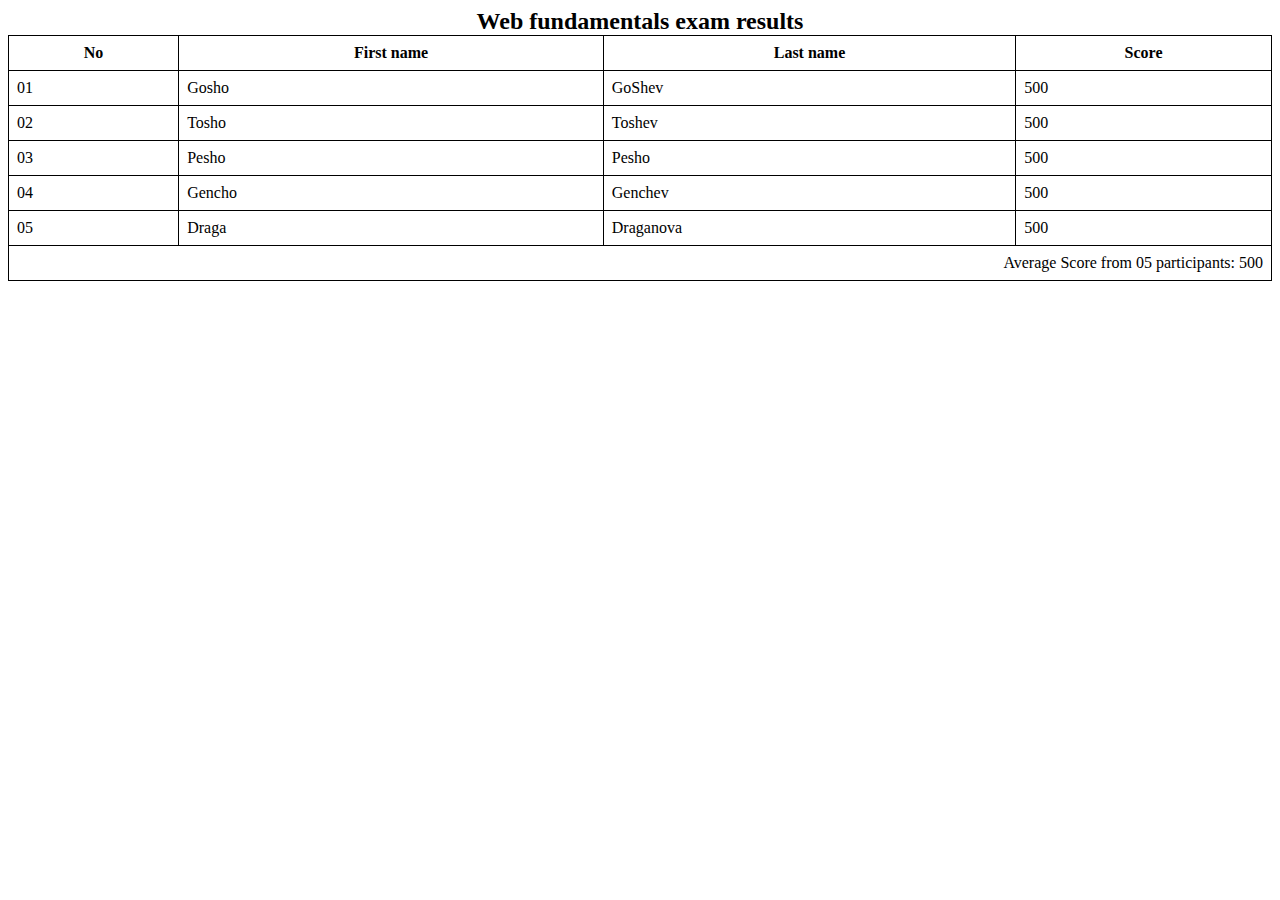
<file: antra-html-assignment2/index.html>
<!DOCTYPE html>
<html lang="en">
  <head>
    <meta charset="UTF-8" />
    <meta name="viewport" content="width=device-width, initial-scale=1.0" />
    <title>Document</title>
    <style>
      table {
        width: 100%;
        border-collapse: collapse;
      }
      th,
      td {
        border: 1px solid black;
        padding: 8px;
      }
      caption {
        font-weight: bold;
        font-size: x-large;
      }
      th {
        font-weight: bold;
      }
      tfoot {
        text-align: right;
      }
    </style>
  </head>
  <body>
    <table>
      <caption>
        Web fundamentals exam results
      </caption>
      <thead>
        <tr>
          <th>No</th>
          <th>First name</th>
          <th>Last name</th>
          <th>Score</th>
        </tr>
      </thead>
      <tbody>
        <tr>
          <td>01</td>
          <td>Gosho</td>
          <td>GoShev</td>
          <td>500</td>
        </tr>
        <tr>
          <td>02</td>
          <td>Tosho</td>
          <td>Toshev</td>
          <td>500</td>
        </tr>
        <tr>
          <td>03</td>
          <td>Pesho</td>
          <td>Pesho</td>
          <td>500</td>
        </tr>
        <tr>
          <td>04</td>
          <td>Gencho</td>
          <td>Genchev</td>
          <td>500</td>
        </tr>
        <tr>
          <td>05</td>
          <td>Draga</td>
          <td>Draganova</td>
          <td>500</td>
        </tr>
      </tbody>
      <tfoot>
        <tr>
          <td colspan="4">Average Score from 05 participants: 500</td>
        </tr>
      </tfoot>
    </table>
  </body>
</html>
</file>
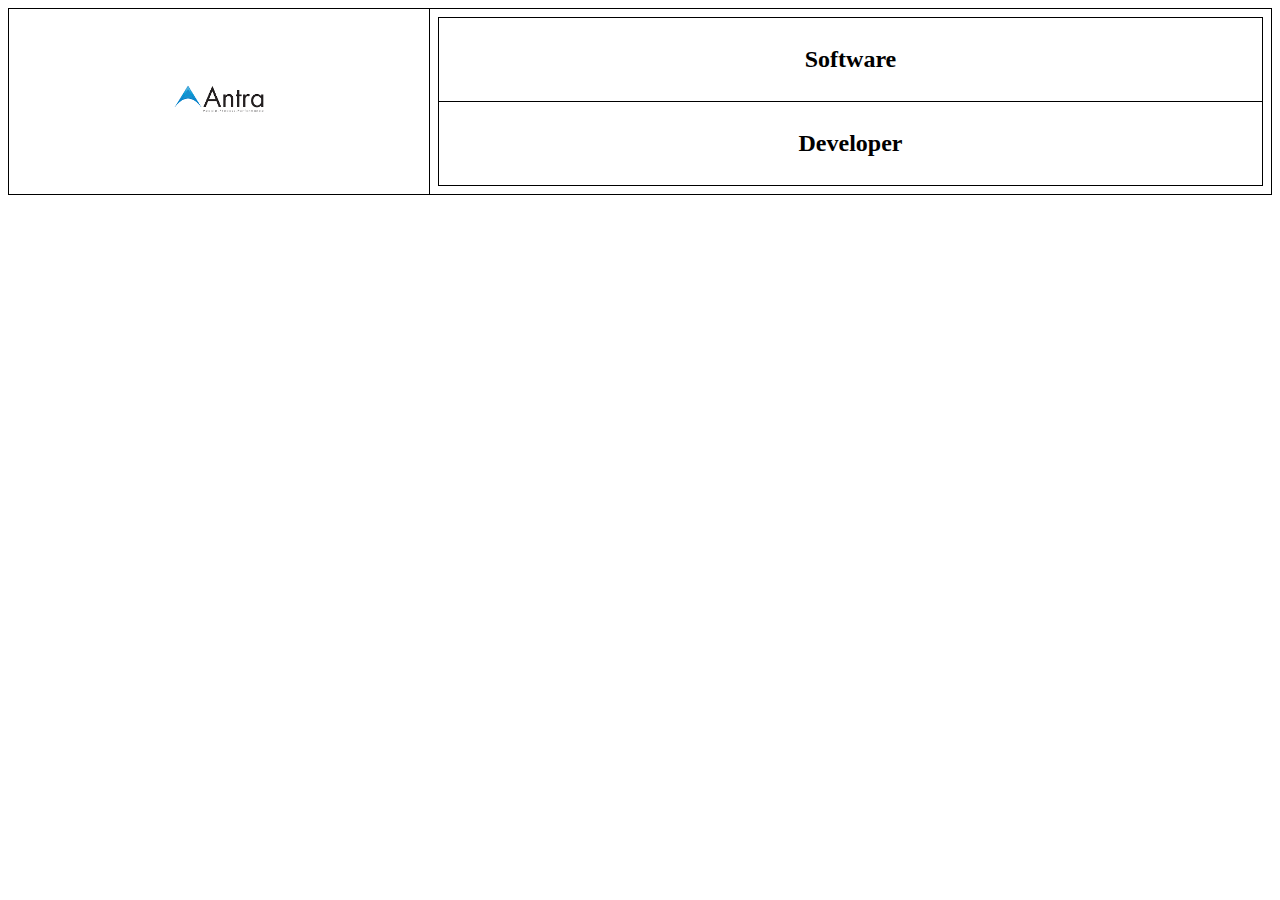
<file: antra-html-assignment3/index.html>
<!DOCTYPE html>
<html lang="en">
  <head>
    <meta charset="UTF-8" />
    <meta name="viewport" content="width=device-width, initial-scale=1.0" />
    <title>assignment 3</title>
  </head>
  <style>
    table {
      border-collapse: collapse;
      width: 100%;
    }
    th,
    td {
      border: 1px solid black;
      padding: 8px;
      text-align: center;
    }
    .left{
        width:33.3%
    }
    .right{
        width: 66.6%;
    }
  </style>
  <body>
    <table>
      <tr>
        <td class="left">
          <img src="antra_logo.png" style="width: 100px" alt="Antra log" />
        </td>
        <td class="right">
          <table>
            <tr>
              <td>
                <h2>Software</h3>
              </td>
            </tr>
            <tr>
              <td>
                <h2>Developer</h2>
              </td>
            </tr>
          </table>
        </td>
      </tr>
    </table>
  </body>
</html>
</file>
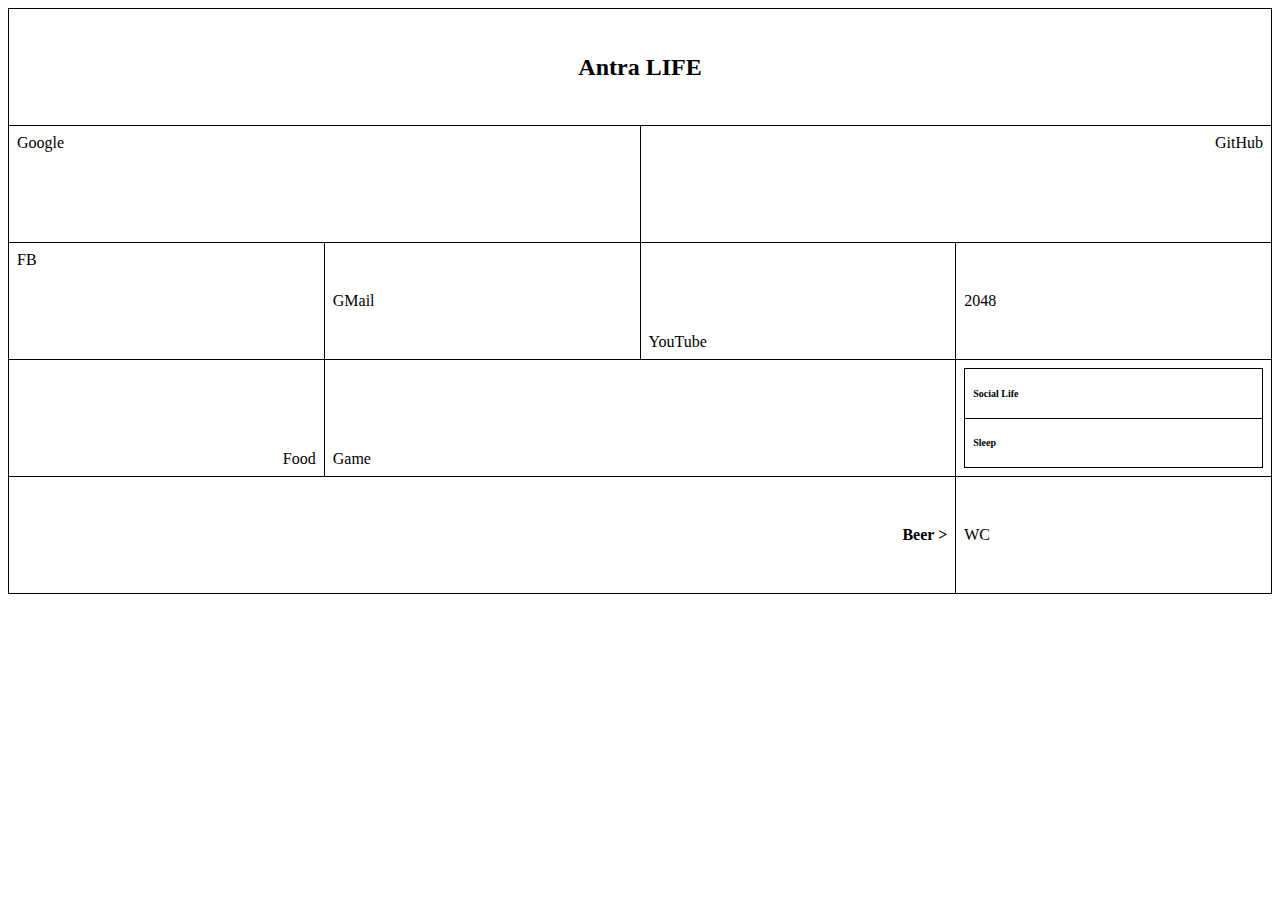
<file: antra-html-assignment4/index.html>
<!DOCTYPE html>
<html lang="en">
  <head>
    <meta charset="UTF-8" />
    <meta name="viewport" content="width=device-width, initial-scale=1.0" />
    <title>Assignment4</title>
  </head>
  <style>
    table {
      border-collapse: collapse;
      width: 100%;
      table-layout: fixed;
    }
    th,
    td {
      border: 1px solid black;
      padding: 8px;
      height: 100px;
    }
    .nested-table {
      width: 100%;
      height: 100%;
      table-layout: fixed;
    }
    .nested-table td {
      height: 50%;
    }
  </style>
  <body>
    <table>
      <tr>
        <td colspan="4">
          <h2 style="text-align: center">Antra LIFE</h2>
        </td>
      </tr>
      <tr>
        <td colspan="2" style="text-align: left; vertical-align: top">
          Google
        </td>
        <td colspan="2" style="text-align: right; vertical-align: top">
          GitHub
        </td>
      </tr>
      <tr>
        <td style="vertical-align: top">FB</td>
        <td style="text-align: left">GMail</td>
        <td style="vertical-align: bottom">YouTube</td>
        <td style="text-align: left">2048</td>
      </tr>
      <tr>
        <td style="text-align: right; vertical-align: bottom">Food</td>
        <td colspan="2" style="text-align: left; vertical-align: bottom">
          Game
        </td>
        <td>
          <table class="nested-table">
            <tr>
              <td style="font-weight: bold; font-size: x-small">Social Life</td>
            </tr>
            <tr>
              <td style="font-weight: bold; font-size: x-small">Sleep</td>
            </tr>
          </table>
        </td>
      </tr>
      <tr>
        <td colspan="3" style="text-align: right; font-weight: bold">Beer ></td>
        <td style="text-align: left">WC</td>
      </tr>
    </table>
  </body>
</html>
</file>
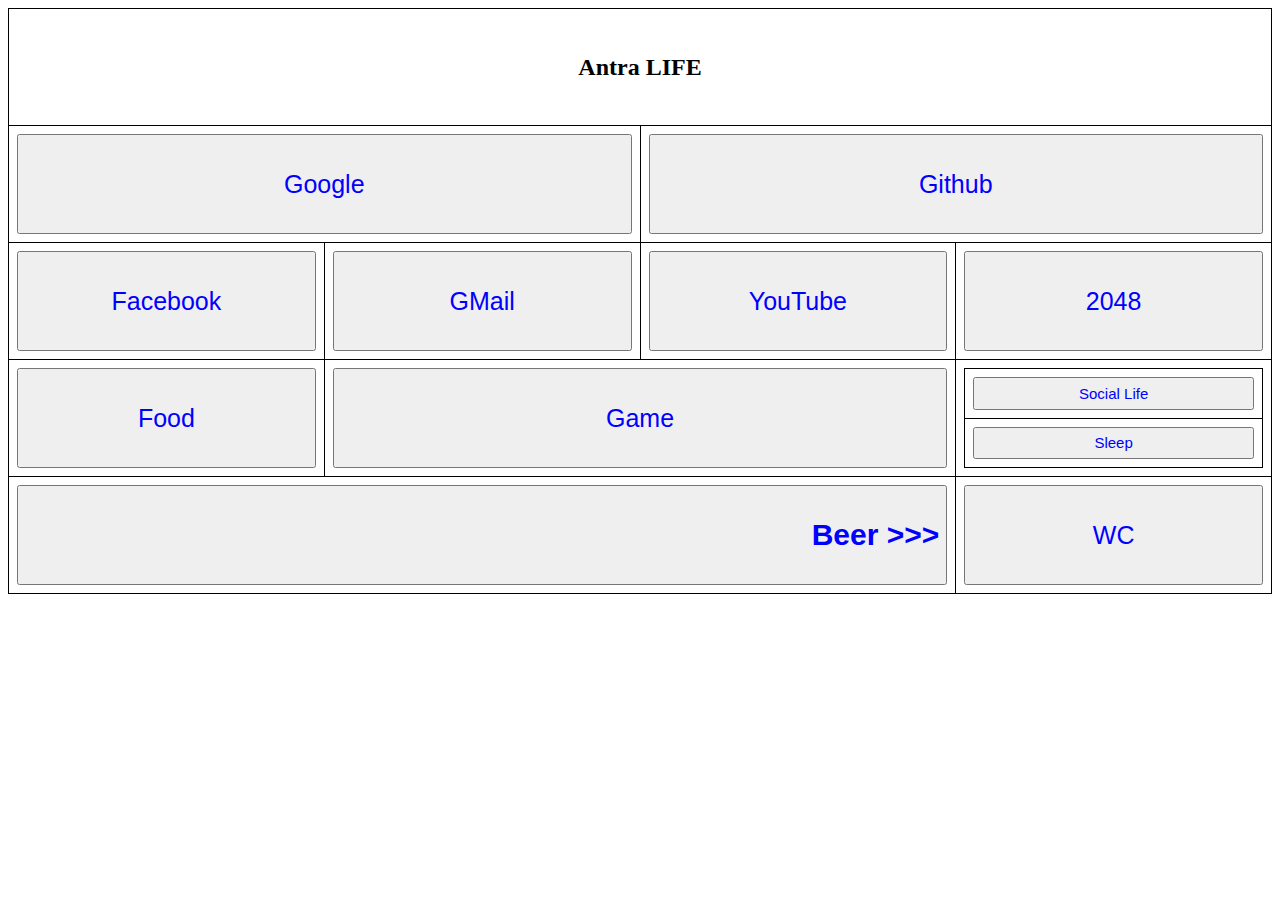
<file: antra-html-assignment5/index.html>
<!DOCTYPE html>
<html lang="en">
  <head>
    <meta charset="UTF-8" />
    <meta name="viewport" content="width=device-width, initial-scale=1.0" />
    <title>Assignment4</title>
  </head>
  <style>
    table {
      border-collapse: collapse;
      width: 100%;
      table-layout: fixed;
    }
    th,
    td {
      border: 1px solid black;
      padding: 8px;
      height: 100px;
    }
    .nested-table {
      width: 100%;
      height: 100%;
      table-layout: fixed;
    }
    .nested-table td {
      height: 50%;
    }
    button {
      width: 100%;
      height: 100%;
      color: blue;
    }
  </style>
  <body>
    <table>
      <tr>
        <td colspan="4">
          <h2 style="text-align: center">Antra LIFE</h2>
        </td>
      </tr>
      <tr>
        <td colspan="2">
          <button style="font-size: 25px">Google</button>
        </td>
        <td colspan="2" style="text-align: right; vertical-align: top">
          <button style="font-size: 25px">Github</button>
        </td>
      </tr>
      <tr>
        <td>
          <button style="font-size: 25px">Facebook</button>
        </td>
        <td>
          <button style="font-size: 25px">GMail</button>
        </td>
        <td>
          <button style="font-size: 25px">YouTube</button>
        </td>
        <td>
          <button style="font-size: 25px">2048</button>
        </td>
      </tr>
      <tr>
        <td>
          <button style="font-size: 25px">Food</button>
        </td>
        <td colspan="2">
          <button style="font-size: 25px">Game</button>
        </td>
        <td>
          <table class="nested-table">
            <tr>
              <td style="font-size: x-small">
                <button style="font-size: 15px">Social Life</button>
              </td>
            </tr>
            <tr>
              <td>
                <button style="font-size: 15px">Sleep</button>
              </td>
            </tr>
          </table>
        </td>
      </tr>
      <tr>
        <td colspan="3">
          <button style="text-align: right; font-weight: bold; font-size: 30px">
            Beer >>>
          </button>
        </td>
        <td>
          <button style="font-size: 25px">WC</button>
        </td>
      </tr>
    </table>
  </body>
</html>
</file>
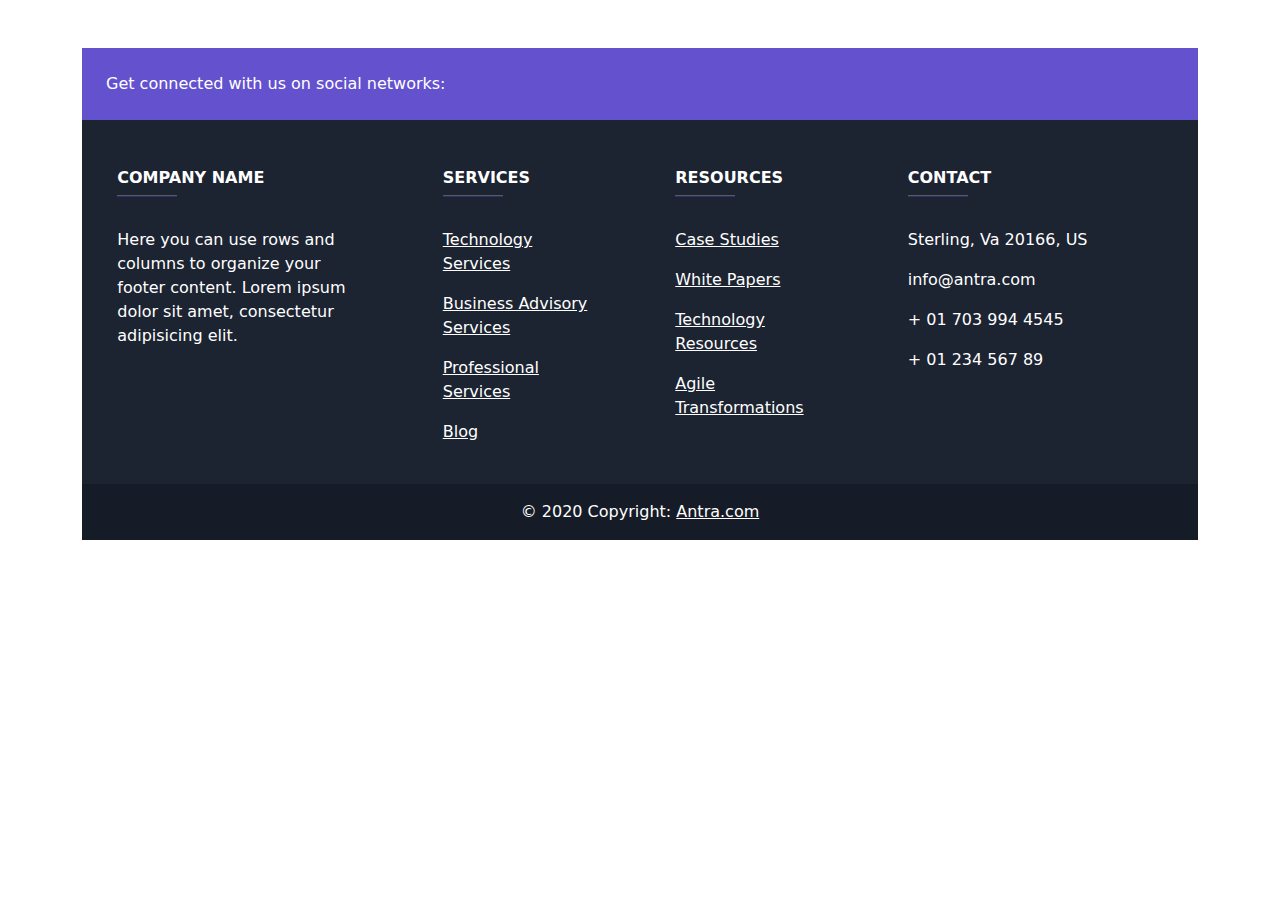
<file: antra-css-bootstrap-assignment/assignment2.html>
<!DOCTYPE html>
<html lang="en">
  <head>
    <meta charset="UTF-8" />
    <meta name="viewport" content="width=device-width, initial-scale=1.0" />
    <title>Document</title>
    <link
      href="https://cdn.jsdelivr.net/npm/bootstrap@5.3.3/dist/css/bootstrap.min.css"
      rel="stylesheet"
      integrity="sha384-QWTKZyjpPEjISv5WaRU9OFeRpok6YctnYmDr5pNlyT2bRjXh0JMhjY6hW+ALEwIH"
      crossorigin="anonymous"
    />
  </head>
  <body>
    <!-- Remove the container if you want to extend the Footer to full width. -->
    <div class="container my-5">
      <!-- Footer -->
      <footer
        class="text-center text-lg-start text-white"
        style="background-color: #1c2331"
      >
        <!-- Section: Social media -->
        <section
          class="d-flex justify-content-between p-4"
          style="background-color: #6351ce"
        >
          <!-- Left -->
          <div class="me-5">
            <span>Get connected with us on social networks:</span>
          </div>
          <!-- Left -->

          <!-- Right -->
          <div>
            <a href="" class="text-white me-4">
              <i class="fab fa-facebook-f"></i>
            </a>
            <a href="" class="text-white me-4">
              <i class="fab fa-twitter"></i>
            </a>
            <a href="" class="text-white me-4">
              <i class="fab fa-google"></i>
            </a>
            <a href="" class="text-white me-4">
              <i class="fab fa-instagram"></i>
            </a>
            <a href="" class="text-white me-4">
              <i class="fab fa-linkedin"></i>
            </a>
            <a href="" class="text-white me-4">
              <i class="fab fa-github"></i>
            </a>
          </div>
          <!-- Right -->
        </section>
        <!-- Section: Social media -->

        <!-- Section: Links  -->
        <section class="">
          <div class="container text-center text-md-start mt-5">
            <!-- Grid row -->
            <div class="row mt-3">
              <!-- Grid column -->
              <div class="col-md-3 col-lg-4 col-xl-3 mx-auto mb-4">
                <!-- Content -->
                <h6 class="text-uppercase fw-bold">Company name</h6>
                <hr
                  class="mb-4 mt-0 d-inline-block mx-auto"
                  style="width: 60px; background-color: #7c4dff; height: 2px"
                />
                <p>
                  Here you can use rows and columns to organize your footer
                  content. Lorem ipsum dolor sit amet, consectetur adipisicing
                  elit.
                </p>
              </div>
              <!-- Grid column -->

              <!-- Grid column -->
              <div class="col-md-2 col-lg-2 col-xl-2 mx-auto mb-4">
                <!-- Links -->
                <h6 class="text-uppercase fw-bold">Services</h6>
                <hr
                  class="mb-4 mt-0 d-inline-block mx-auto"
                  style="width: 60px; background-color: #7c4dff; height: 2px"
                />
                <p>
                  <a href="#!" class="text-white">Technology Services</a>
                </p>
                <p>
                  <a href="#!" class="text-white">Business Advisory Services</a>
                </p>
                <p>
                  <a href="#!" class="text-white">Professional Services</a>
                </p>
                <p>
                  <a href="#!" class="text-white">Blog</a>
                </p>
              </div>
              <!-- Grid column -->

              <!-- Grid column -->
              <div class="col-md-3 col-lg-2 col-xl-2 mx-auto mb-4">
                <!-- Links -->
                <h6 class="text-uppercase fw-bold">Resources</h6>
                <hr
                  class="mb-4 mt-0 d-inline-block mx-auto"
                  style="width: 60px; background-color: #7c4dff; height: 2px"
                />
                <p>
                  <a href="#!" class="text-white">Case Studies</a>
                </p>
                <p>
                  <a href="#!" class="text-white">White Papers</a>
                </p>
                <p>
                  <a href="#!" class="text-white">Technology Resources</a>
                </p>
                <p>
                  <a href="#!" class="text-white">Agile Transformations</a>
                </p>
              </div>
              <!-- Grid column -->

              <!-- Grid column -->
              <div class="col-md-4 col-lg-3 col-xl-3 mx-auto mb-md-0 mb-4">
                <!-- Links -->
                <h6 class="text-uppercase fw-bold">Contact</h6>
                <hr
                  class="mb-4 mt-0 d-inline-block mx-auto"
                  style="width: 60px; background-color: #7c4dff; height: 2px"
                />
                <p><i class="fas fa-home mr-3"></i> Sterling, Va 20166, US</p>
                <p><i class="fas fa-envelope mr-3"></i> info@antra.com</p>
                <p><i class="fas fa-phone mr-3"></i> + 01 703 994 4545</p>
                <p><i class="fas fa-print mr-3"></i> + 01 234 567 89</p>
              </div>
              <!-- Grid column -->
            </div>
            <!-- Grid row -->
          </div>
        </section>
        <!-- Section: Links  -->

        <!-- Copyright -->
        <div
          class="text-center p-3"
          style="background-color: rgba(0, 0, 0, 0.2)"
        >
          © 2020 Copyright:
          <a class="text-white" href="https://mdbootstrap.com/">Antra.com</a>
        </div>
        <!-- Copyright -->
      </footer>
      <!-- Footer -->
    </div>
    <!-- End of .container -->
    <script
      src="https://cdn.jsdelivr.net/npm/bootstrap@5.3.3/dist/js/bootstrap.bundle.min.js"
      integrity="sha384-YvpcrYf0tY3lHB60NNkmXc5s9fDVZLESaAA55NDzOxhy9GkcIdslK1eN7N6jIeHz"
      crossorigin="anonymous"
    ></script>
  </body>
</html>
</file>
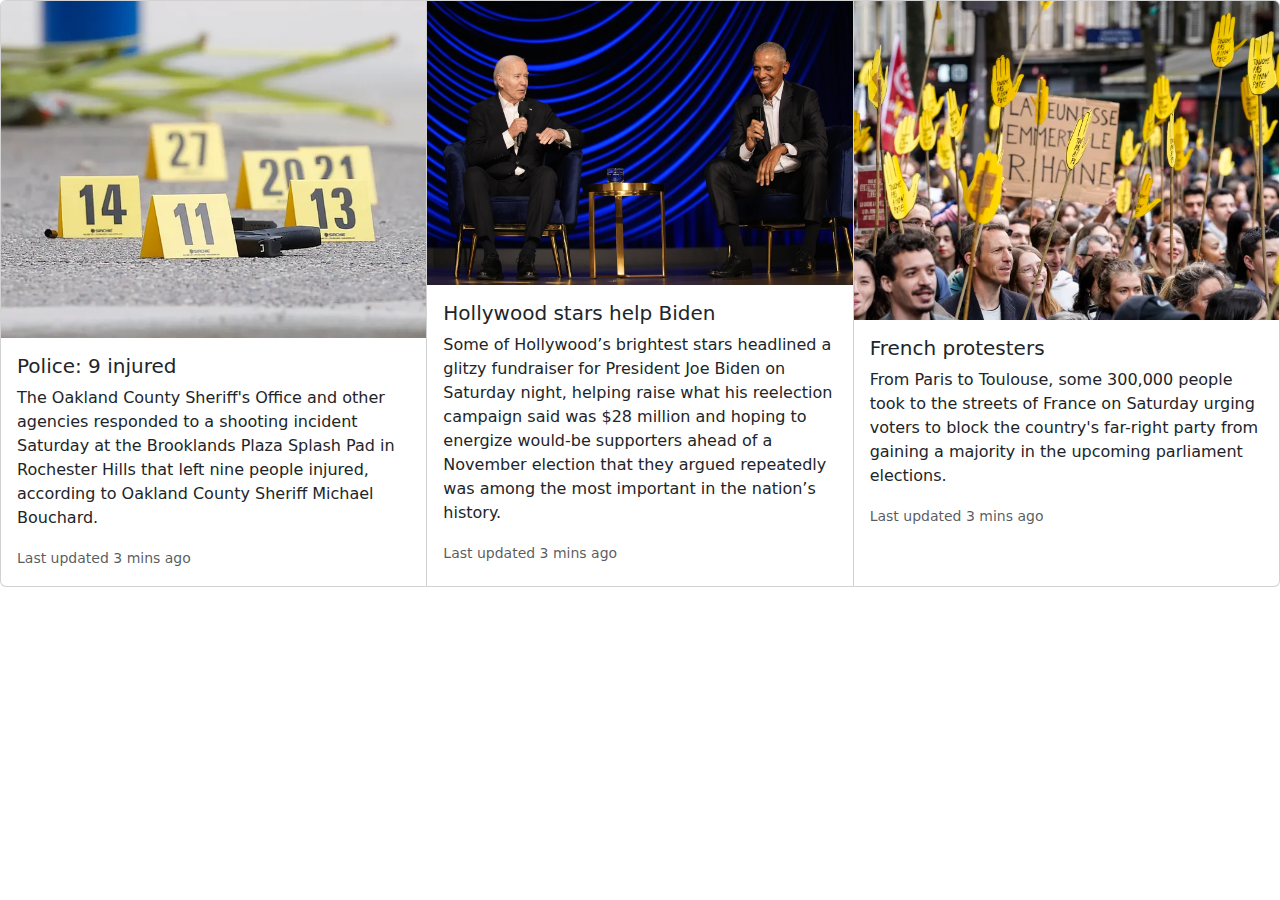
<file: antra-css-bootstrap-assignment/assignment3.html>
<!DOCTYPE html>
<html lang="en">
  <head>
    <meta charset="UTF-8" />
    <meta name="viewport" content="width=device-width, initial-scale=1.0" />
    <title>Document</title>
    <link
      href="https://cdn.jsdelivr.net/npm/bootstrap@5.3.3/dist/css/bootstrap.min.css"
      rel="stylesheet"
      integrity="sha384-QWTKZyjpPEjISv5WaRU9OFeRpok6YctnYmDr5pNlyT2bRjXh0JMhjY6hW+ALEwIH"
      crossorigin="anonymous"
    />
  </head>
  <body>
    <div class="card-group">
      <div class="card">
        <img src="new1.png" class="card-img-top" alt="..." />
        <div class="card-body">
          <h5 class="card-title">Police: 9 injured</h5>
          <p class="card-text">
            The Oakland County Sheriff's Office and other agencies responded to
            a shooting incident Saturday at the Brooklands Plaza Splash Pad in
            Rochester Hills that left nine people injured, according to Oakland
            County Sheriff Michael Bouchard.
          </p>
          <p class="card-text">
            <small class="text-body-secondary">Last updated 3 mins ago</small>
          </p>
        </div>
      </div>
      <div class="card">
        <img src="news2.png" class="card-img-top" alt="..." />
        <div class="card-body">
          <h5 class="card-title">Hollywood stars help Biden</h5>
          <p class="card-text">
            Some of Hollywood’s brightest stars headlined a glitzy fundraiser
            for President Joe Biden on Saturday night, helping raise what his
            reelection campaign said was $28 million and hoping to energize
            would-be supporters ahead of a November election that they argued
            repeatedly was among the most important in the nation’s history.
          </p>
          <p class="card-text">
            <small class="text-body-secondary">Last updated 3 mins ago</small>
          </p>
        </div>
      </div>
      <div class="card">
        <img src="news3.png" class="card-img-top" alt="..." />
        <div class="card-body">
          <h5 class="card-title">French protesters</h5>
          <p class="card-text">
            From Paris to Toulouse, some 300,000 people took to the streets of
            France on Saturday urging voters to block the country's far-right
            party from gaining a majority in the upcoming parliament elections.
          </p>
          <p class="card-text">
            <small class="text-body-secondary">Last updated 3 mins ago</small>
          </p>
        </div>
      </div>
    </div>
    <script
      src="https://cdn.jsdelivr.net/npm/bootstrap@5.3.3/dist/js/bootstrap.bundle.min.js"
      integrity="sha384-YvpcrYf0tY3lHB60NNkmXc5s9fDVZLESaAA55NDzOxhy9GkcIdslK1eN7N6jIeHz"
      crossorigin="anonymous"
    ></script>
  </body>
</html>
</file>
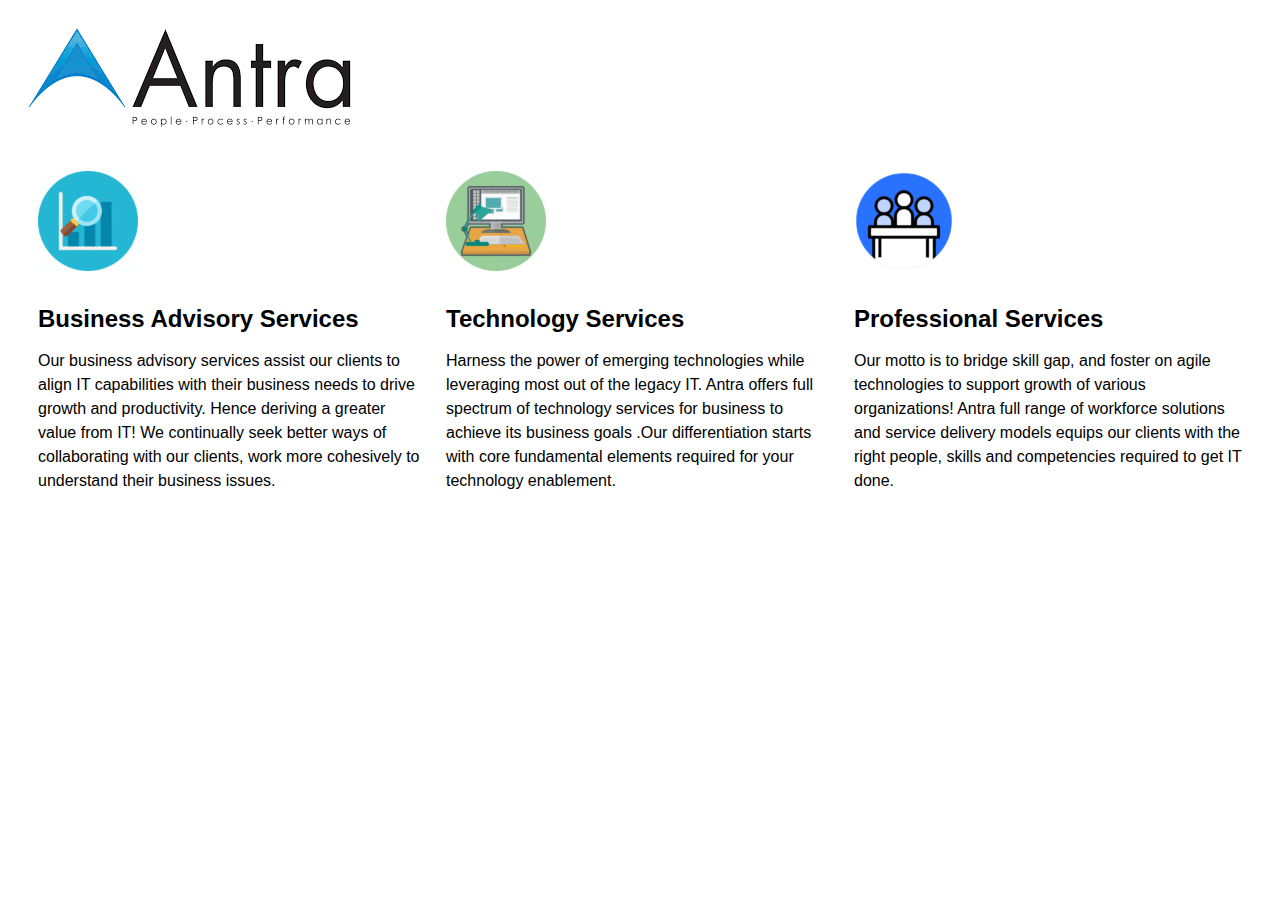
<file: antra-html-assignment1/antra-html-assignment1.html>
<!DOCTYPE html>
<html lang="en">
  <head>
    <meta charset="UTF-8" />
    <meta name="viewport" content="width=device-width, initial-scale=1.0" />
    <title>Assignment1</title>
    <link rel="stylesheet" href="style.css" />
  </head>
  <body>
    <img src="antra_logo.png" alt="antra-logo" />
    <br />
    <div class="container">
      <div class="service">
        <img src="business_logo.png" alt="Business Advisory Services" />
        <h2>Business Advisory Services</h2>
        <p>
          Our business advisory services assist our clients to align IT
          capabilities with their business needs to drive growth and
          productivity. Hence deriving a greater value from IT! We continually
          seek better ways of collaborating with our clients, work more
          cohesively to understand their business issues.
        </p>
      </div>
      <div class="service">
        <img src="technology_logo.png" alt="Technology Services" />
        <h2>Technology Services</h2>
        <p>
          Harness the power of emerging technologies while leveraging most out
          of the legacy IT. Antra offers full spectrum of technology services
          for business to achieve its business goals .Our differentiation starts
          with core fundamental elements required for your technology
          enablement.
        </p>
      </div>
      <div class="service">
        <img src="professional_logo.png" alt="Professional Services" />
        <h2>Professional Services</h2>
        <p>
          Our motto is to bridge skill gap, and foster on agile technologies to
          support growth of various organizations! Antra full range of workforce
          solutions and service delivery models equips our clients with the
          right people, skills and competencies required to get IT done.
        </p>
      </div>
    </div>
  </body>
</html>
</file>
<file: antra-html-assignment1/style.css>
/* styles.css */
body {
  font-family: Arial, sans-serif;
}

.container {
  display: flex;
  justify-content: space-around;
  text-align: left;
  padding: 20px;
}

.service {
  flex: 1;
  margin: 0 10px;
}

.service img {
  width: 100px;
  height: 100px;
  margin-bottom: 10px;
}

.service h2 {
  font-size: 1.5em;
  margin-bottom: 10px;
}

.service p {
  font-size: 1em;
  line-height: 1.5;
}
</file>
